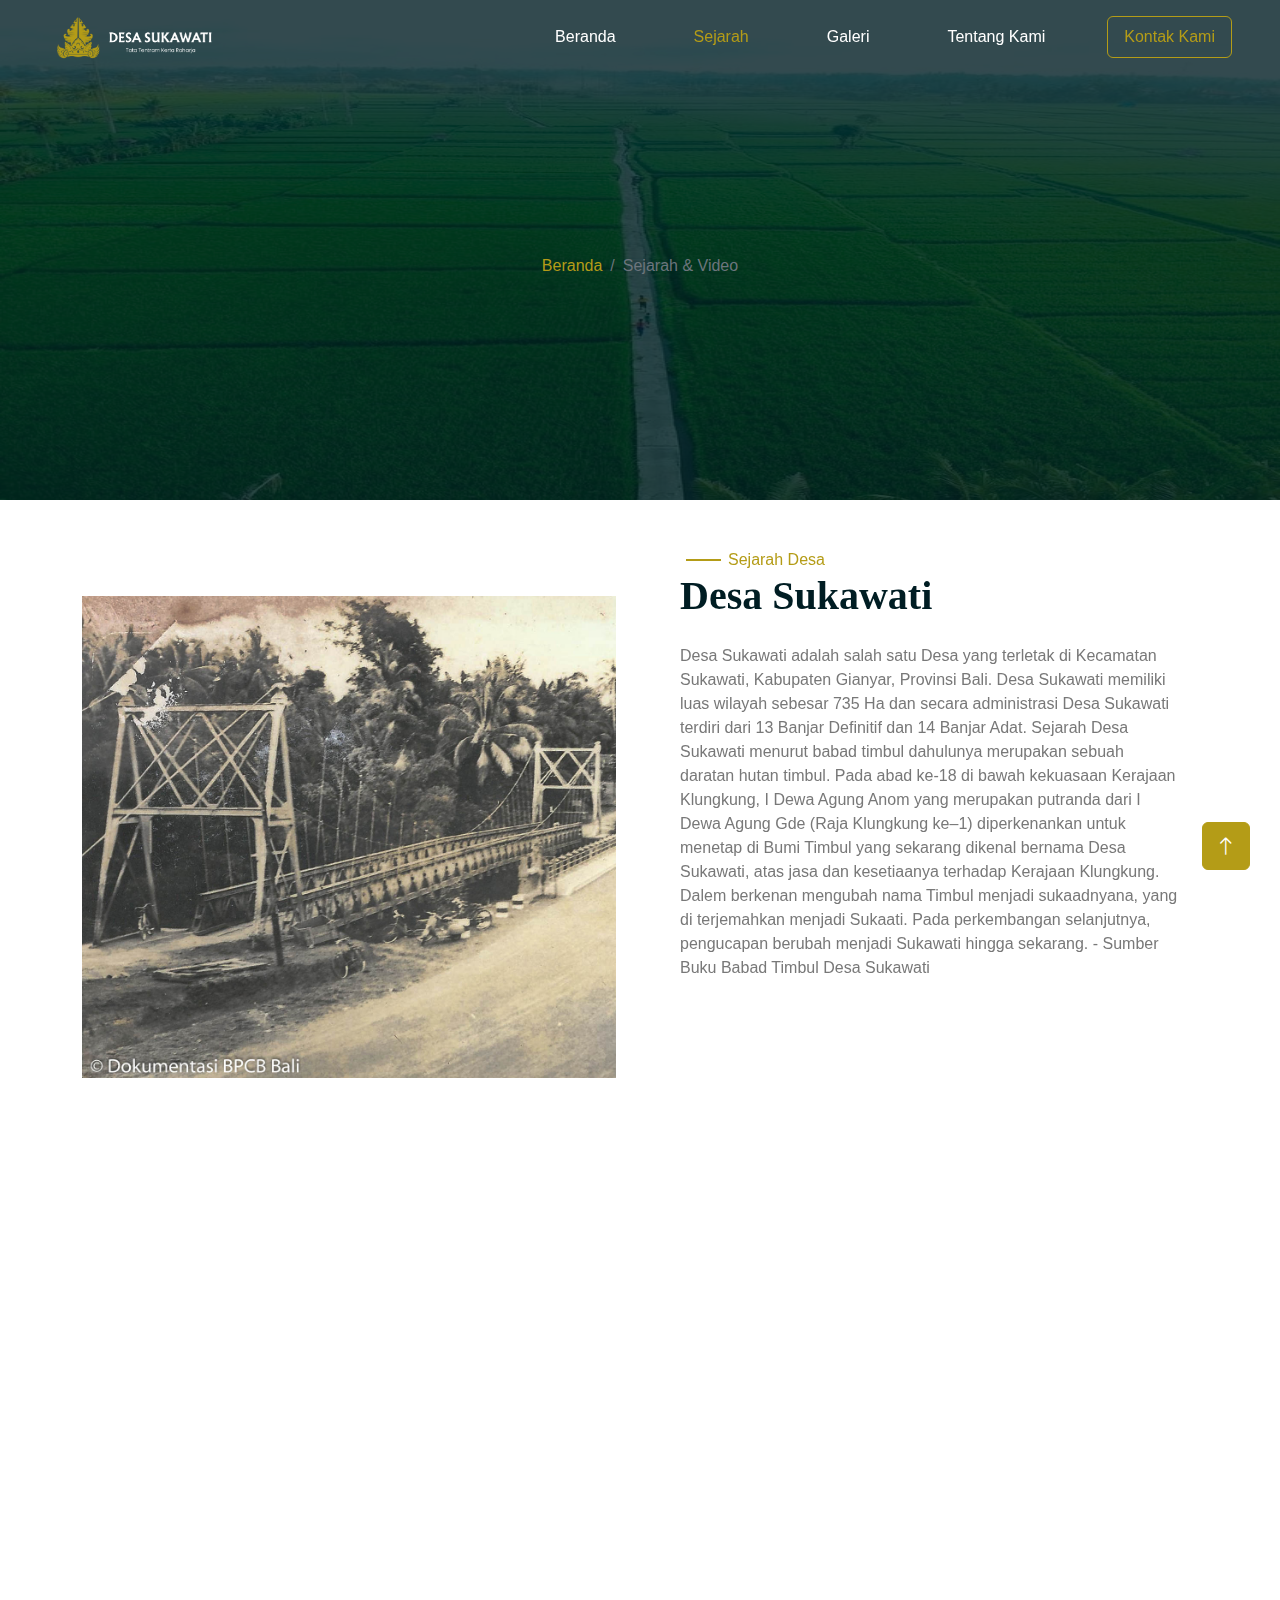
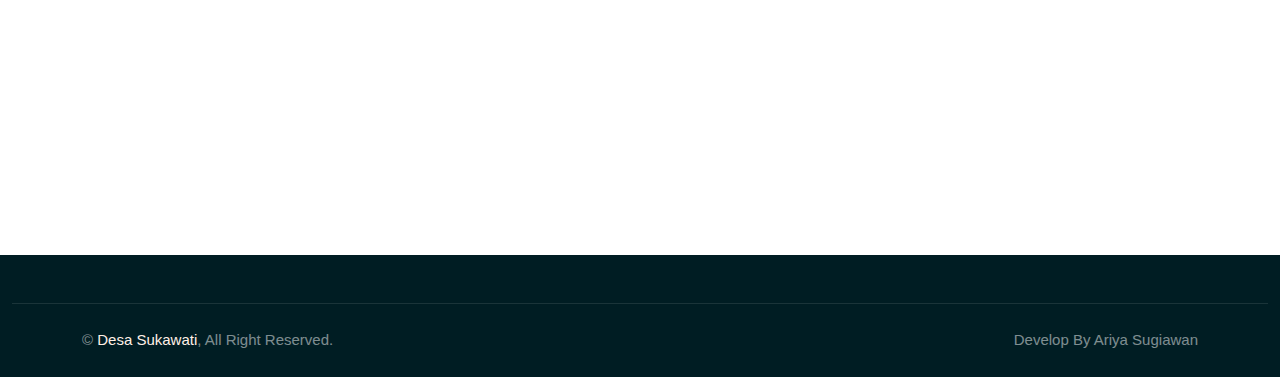
<file: sejarah.html>
<!DOCTYPE html>
<html lang="en">

<head>
    <meta charset="utf-8">
    <title>Desa Sukawati</title>
    <link rel="icon" href="img/logo-fix.png" type="image/png">
    <meta content="width=device-width, initial-scale=1.0" name="viewport">

    <link rel="preconnect" href="https://fonts.googleapis.com">
    <link rel="preconnect" href="https://fonts.gstatic.com" crossorigin>
    <link href="https://fonts.googleapis.com/css2?family=Inter:wght@400;500;600&family=Saira:wght@500;600;700&display=swap" rel="stylesheet"> 

    <link href="css/bootstrap.min.css" rel="stylesheet">
    <link href="css/style.css" rel="stylesheet">

    <link href="https://cdnjs.cloudflare.com/ajax/libs/font-awesome/5.10.0/css/all.min.css" rel="stylesheet">
    <link href="https://cdn.jsdelivr.net/npm/bootstrap-icons@1.4.1/font/bootstrap-icons.css" rel="stylesheet">

    <link href="https://unpkg.com/aos@2.3.1/dist/aos.css" rel="stylesheet">

</head>

<body>
    <div id="spinner" class="show bg-white position-fixed translate-middle w-100 vh-100 top-50 start-50 d-flex align-items-center justify-content-center">
        <div class="spinner-grow text-primary" role="status"></div>
    </div>

    <!-- navbar -->
    <div class="container-fluid fixed-top px-0 wow fadeIn" data-wow-delay="0.1s">
        <nav class="navbar navbar-expand-lg navbar-dark py-lg-0 px-lg-5 wow fadeIn" data-wow-delay="0.1s">
            <a href="index.html" class="navbar-brand ms-4 ms-lg-0">
                
                <div class="d-flex align-items-center">
                    <img src="img/logo-nav.png" alt="" srcset="" style="height: 45px; width: auto;" class="image-fluid">
                    <!-- <h1 class="text-primary m-0">Desa<span class="text-white"> Sukawati</span></h1> -->
                </div>
            </a>
            <button type="button" class="navbar-toggler me-4" data-bs-toggle="collapse" data-bs-target="#navbarCollapse">
                <span class="navbar-toggler-icon"></span>
            </button>
            <div class="collapse navbar-collapse" id="navbarCollapse">
                <div class="navbar-nav ms-auto p-4 p-lg-0">
                    <a href="index.html" class="nav-item nav-link px-lg-4">Beranda</a>
                    <a href="sejarah.html" class="nav-item nav-link active px-lg-4">Sejarah</a>
                    <a href="galeri.html" class="nav-item nav-link px-lg-4">Galeri</a>
                    <a href="tentangkami.html" class="nav-item nav-link px-lg-4">Tentang Kami</a>
                </div>
                <div class="d-none d-lg-flex ms-2">
                    <a class="btn btn-outline-primary py-2 px-3" href="index.html#kontakKami">
                        Kontak Kami
                    </a>
                </div>
            </div>
        </nav>
    </div>
    <!-- navbar -->

    <div class="container-fluid p-0 mb-5">
        <div id="header-carousel" class="carousel slide" data-bs-ride="carousel">
            <div class="carousel-inner">
                <div class="carousel-item active">
                    <img class="w-100" src="img/cover-1.png" alt="Image" style="height: 500px;">
                    <div class="carousel-caption d-flex align-items-center">
                        <div class="container">
                            <div class="row justify-content-center">
                                <div class="col-lg-7 pt-5">
                                    <nav aria-label="breadcrumb text-center">
                                        <ol class="breadcrumb justify-content-center">
                                            <li class="breadcrumb-item"><a href="index.html" class="text-primary">Beranda</a></li>
                                            <li class="breadcrumb-item active" aria-current="page">Sejarah & Video</li>
                                        </ol>
                                    </nav>
                                </div>
                            </div>
                        </div>
                    </div>
                </div>
            </div>
        </div>
    </div>
   
    <!-- sejarah desa -->

    <div class="container-xxl">
        <div class="container">
            <div class="row g-5">
                <div class="col-lg-6">
                    <div class="position-relative overflow-hidden h-100" style="min-height: 400px;">
                        <img class="position-absolute w-80 h-100 pt-5 pe-5" src="img/s-1.jpg" alt="" style="object-fit: cover;" data-aos="fade-up">
                    </div>
                </div>
                <div class="col-lg-6">
                    <div class="">
                        <div class="section-title d-inline-block text-primary px-3 ms-5" data-aos="fade-up">Sejarah Desa</div>
                        <h1 class="display-6 ms-3" data-aos="fade-up">Desa Sukawati</h1>
                        <div class="p-3 mb-4">
                            <p data-aos="fade-up">Desa Sukawati adalah salah satu Desa yang terletak di Kecamatan Sukawati, Kabupaten Gianyar, Provinsi Bali.  Desa Sukawati memiliki luas wilayah sebesar 735 Ha dan secara administrasi Desa Sukawati terdiri dari 13 Banjar Definitif dan 14 Banjar Adat. Sejarah Desa Sukawati menurut babad timbul dahulunya merupakan sebuah daratan hutan timbul. Pada abad ke-18 di bawah kekuasaan Kerajaan Klungkung, I Dewa Agung Anom yang merupakan putranda dari I Dewa Agung Gde (Raja Klungkung ke–1) diperkenankan untuk menetap di Bumi Timbul yang sekarang dikenal bernama Desa Sukawati, atas jasa dan kesetiaanya terhadap Kerajaan Klungkung. Dalem berkenan mengubah nama Timbul menjadi sukaadnyana, yang di terjemahkan menjadi Sukaati. Pada perkembangan selanjutnya, pengucapan berubah menjadi Sukawati hingga sekarang. - Sumber Buku Babad Timbul Desa Sukawati </p>
                            <a class="btn btn-outline-primary py-2 px-3 rounded-0" href="https://online.fliphtml5.com/pthnb/uizs/" data-aos="fade-up" target="_blank">
                                Brandbook Desa Sukawati
                            </a>
                        </div>
                        
                    </div>
                </div>
            </div>
        </div>
    </div>

    <!-- sejarah desa -->

    <!-- vidio desa -->
    <div class="container-xxl my-5">
        <div class="container">
            <div class="row">
                <div class="col-lg-12">
                    <div class="h-100">
                        <div class="section-title-2 d-inline-block text-primary px-3 ms-5 f3-1" data-aos="fade-up">
                            <h1>Video Profile Desa Sukawati</h1>
                        </div>
                        <div class="p-3 mb-4">
                            <p data-aos="fade-up">Budaya dan tradisi yang diwariskan secara turun-temurun dari generasi ke generasi menjadi bagian integral dari kehidupan sehari-hari di Desa Sukawati. Melalui festival-festival dan upacara adat yang digelar, masyarakat desa mempertahankan dan memperkaya nilai-nilai budaya mereka. Selain menjadi saksi perkembangan seni dan budaya Bali, Desa Sukawati juga mengundang wisatawan untuk merasakan kehangatan dan keindahan kehidupan desa yang masih kental dengan nuansa tradisional.</p>
                            <iframe width="100%" height="450" src="https://www.youtube.com/embed/2O2yq6MqJoc?si=4DbrSwyTL2v4dkRg" title="YouTube video player" frameborder="0" allow="accelerometer; autoplay; clipboard-write; encrypted-media; gyroscope; picture-in-picture; web-share" referrerpolicy="strict-origin-when-cross-origin" allowfullscreen></iframe>
                        </div>
                        
                    </div>
                </div>
            </div>
        </div>
    </div>
    <!-- vidio desa -->

    <div class="container-fluid bg-dark text-white-50 footer mt-5 pt-5 wow fadeIn" data-wow-delay="0.1s">
        <div class="container-fluid copyright">
            <div class="container">
                <div class="row">
                    <div class="col-md-6 text-center text-md-start mb-3 mb-md-0">
                        &copy; <a href="#">Desa Sukawati</a>, All Right Reserved.
                    </div>
                    <div class="col-md-6 text-center text-md-end">
                        Develop By Ariya Sugiawan
                    </div>
                </div>
            </div>
        </div>
    </div>

    <a href="#" class="btn btn-lg btn-primary btn-lg-square back-to-top"><i class="bi bi-arrow-up"></i></a>
    <script src="https://code.jquery.com/jquery-3.4.1.min.js"></script>
    <script src="https://cdn.jsdelivr.net/npm/bootstrap@5.0.0/dist/js/bootstrap.bundle.min.js"></script>

    <script src="js/main.js"></script>
    <script src="https://unpkg.com/aos@2.3.1/dist/aos.js"></script>


    <script>
        window.addEventListener('scroll', function() {
            var navbar = document.querySelector('.navbar');
            if (window.scrollY > 50) { 
                navbar.classList.add('navbar-scrolled');
            } else {
                navbar.classList.remove('navbar-scrolled');
            }
        });

        window.addEventListener('load', function() {
            var navbar = document.querySelector('.navbar');
            if (window.scrollY > 50) { 
                navbar.classList.add('navbar-scrolled');
            } else {
                navbar.classList.remove('navbar-scrolled');
            }
        });

        AOS.init();
    </script>
</body>

</html>
</file>
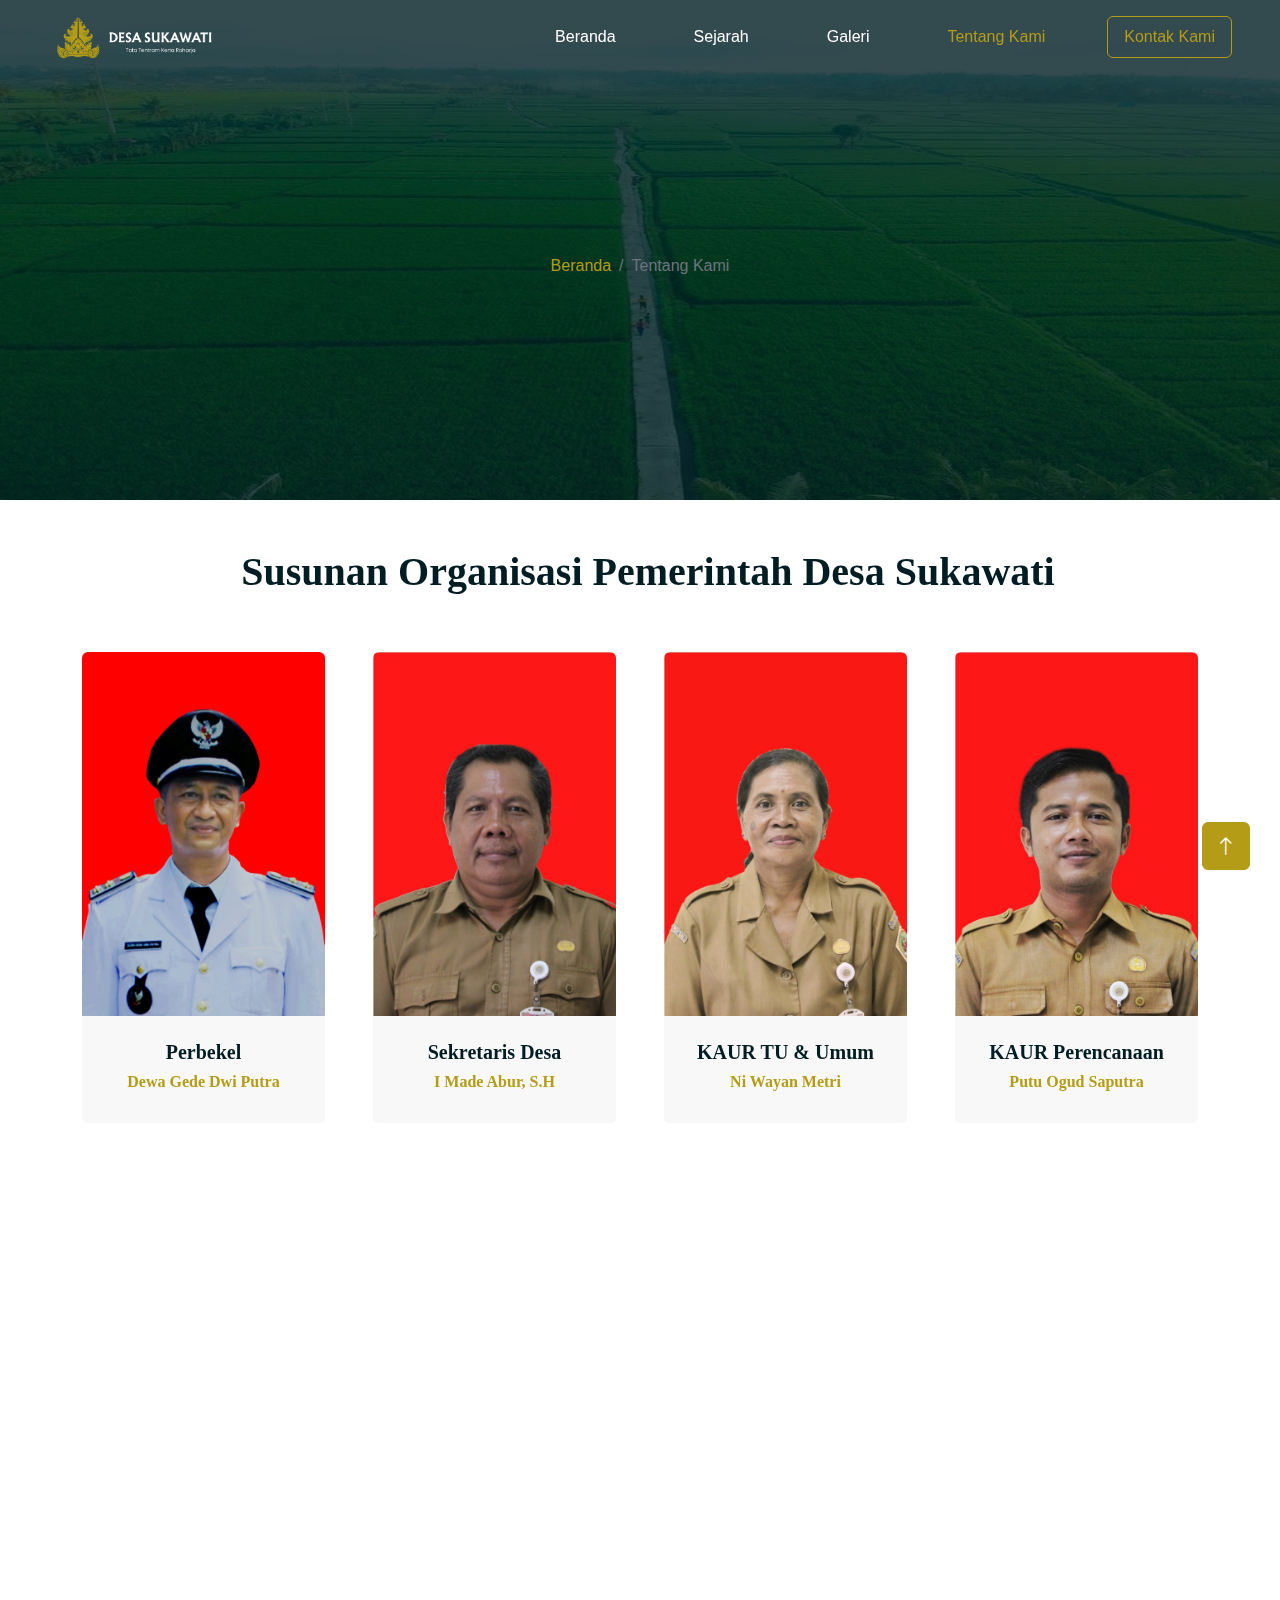
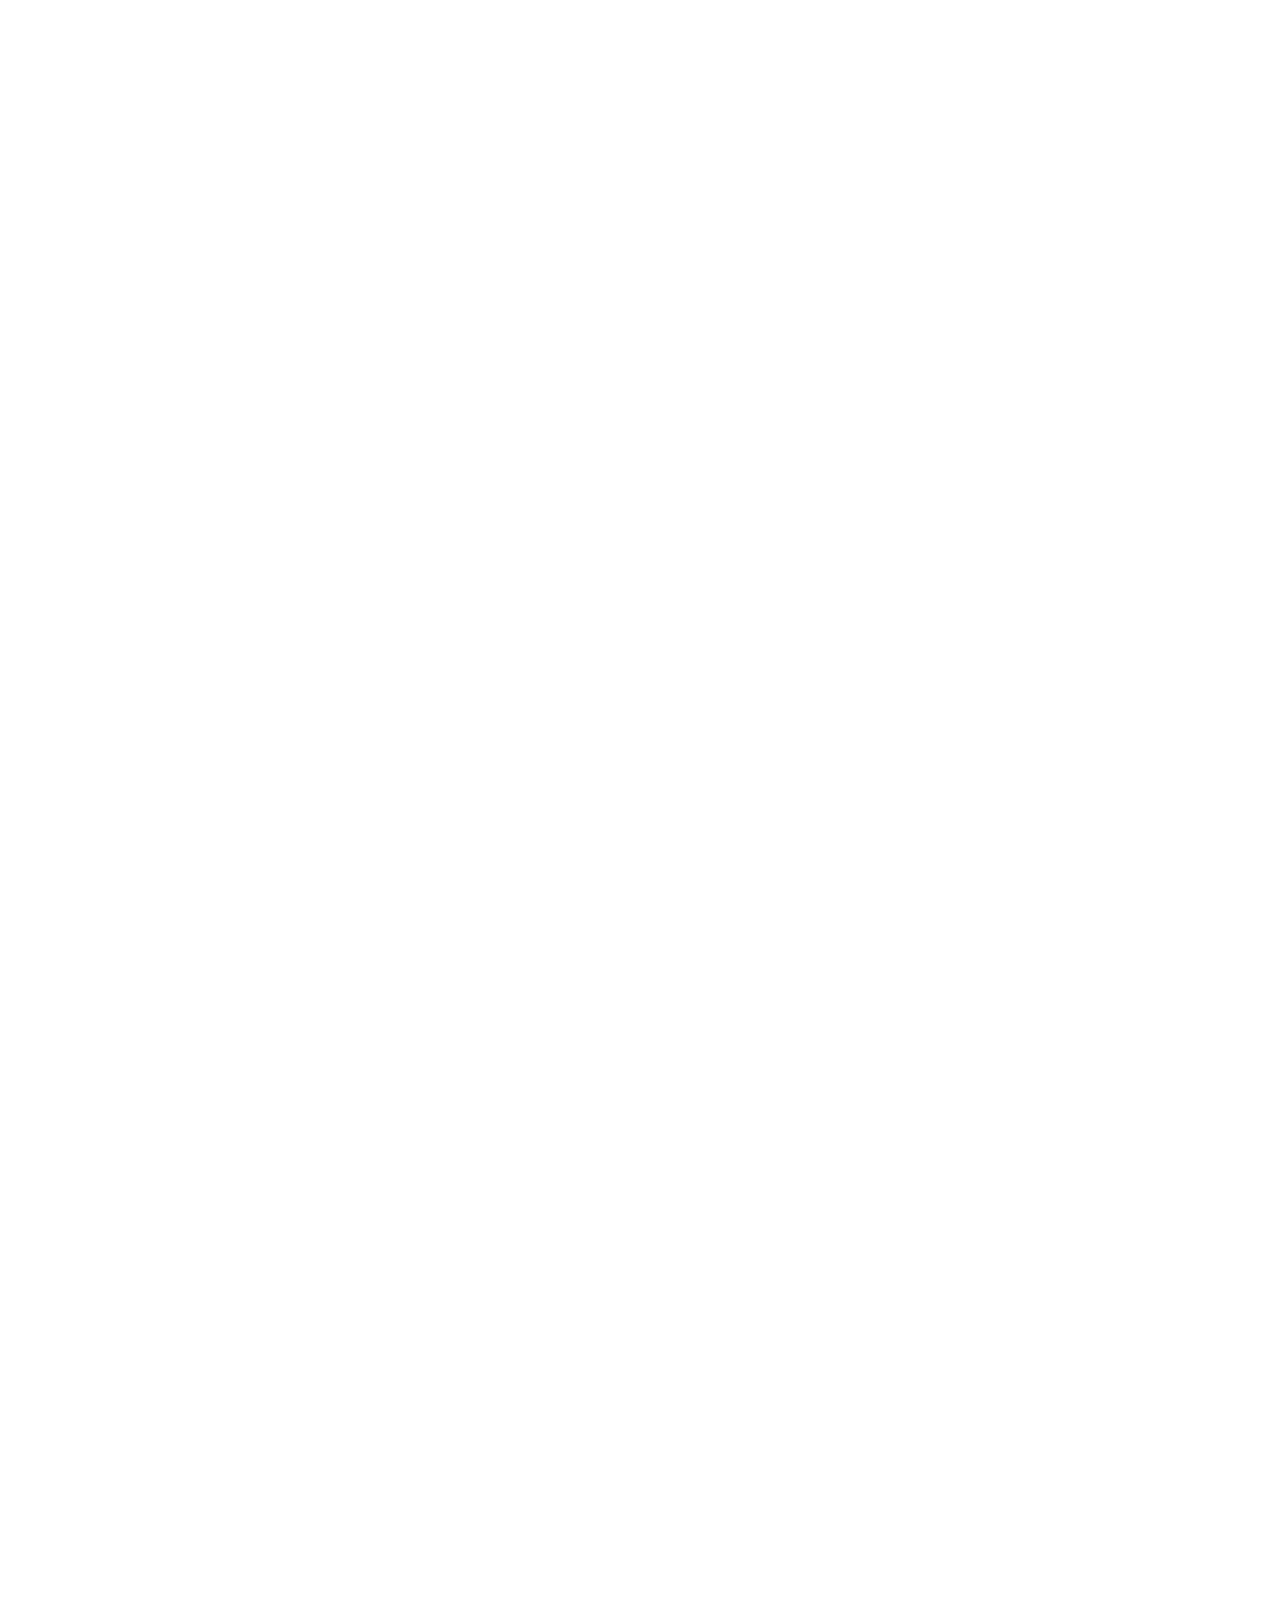
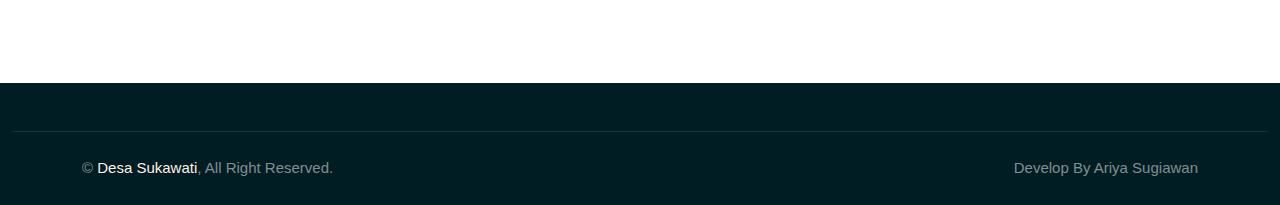
<file: tentangkami.html>
<!DOCTYPE html>
<html lang="en">

    <head>
        <meta charset="utf-8">
        <title>Desa Sukawati</title>
        <link rel="icon" href="img/logo-fix.png" type="image/png">
        <meta content="width=device-width, initial-scale=1.0" name="viewport">

        <link rel="preconnect" href="https://fonts.googleapis.com">
        <link rel="preconnect" href="https://fonts.gstatic.com" crossorigin>
        <link
            href="https://fonts.googleapis.com/css2?family=Inter:wght@400;500;600&family=Saira:wght@500;600;700&display=swap"
            rel="stylesheet">

        <link href="css/bootstrap.min.css" rel="stylesheet">
        <link href="css/style.css" rel="stylesheet">

        <link
            href="https://cdnjs.cloudflare.com/ajax/libs/font-awesome/5.10.0/css/all.min.css"
            rel="stylesheet">
        <link
            href="https://cdn.jsdelivr.net/npm/bootstrap-icons@1.4.1/font/bootstrap-icons.css"
            rel="stylesheet">

        <link href="https://unpkg.com/aos@2.3.1/dist/aos.css" rel="stylesheet">

    </head>

    <body>
        <div id="spinner"
            class="show bg-white position-fixed translate-middle w-100 vh-100 top-50 start-50 d-flex align-items-center justify-content-center">
            <div class="spinner-grow text-primary" role="status"></div>
        </div>

        <!-- navbar -->
        <div class="container-fluid fixed-top px-0 wow fadeIn"
            data-wow-delay="0.1s">
            <nav
                class="navbar navbar-expand-lg navbar-dark py-lg-0 px-lg-5 wow fadeIn"
                data-wow-delay="0.1s">
                <a href="index.html" class="navbar-brand ms-4 ms-lg-0">

                    <div class="d-flex align-items-center">
                        <img src="img/logo-nav.png" alt srcset
                            style="height: 45px; width: auto;"
                            class="image-fluid">
                        <!-- <h1 class="text-primary m-0">Desa<span class="text-white"> Sukawati</span></h1> -->
                    </div>
                </a>
                <button type="button" class="navbar-toggler me-4"
                    data-bs-toggle="collapse"
                    data-bs-target="#navbarCollapse">
                    <span class="navbar-toggler-icon"></span>
                </button>
                <div class="collapse navbar-collapse" id="navbarCollapse">
                    <div class="navbar-nav ms-auto p-4 p-lg-0">
                        <a href="index.html"
                            class="nav-item nav-link  px-lg-4">Beranda</a>
                        <a href="sejarah.html"
                            class="nav-item nav-link px-lg-4">Sejarah</a>
                        <a href="galeri.html"
                            class="nav-item nav-link px-lg-4">Galeri</a>
                        <a href="tentangkami.html"
                            class="nav-item nav-link active px-lg-4">Tentang
                            Kami</a>
                    </div>
                    <div class="d-none d-lg-flex ms-2">
                        <a class="btn btn-outline-primary py-2 px-3"
                            href="index.html#kontakKami">
                            Kontak Kami
                        </a>
                    </div>
                </div>
            </nav>
        </div>
        <!-- navbar -->

        <div class="container-fluid p-0 mb-5">
            <div id="header-carousel" class="carousel slide"
                data-bs-ride="carousel">
                <div class="carousel-inner">
                    <div class="carousel-item active">
                        <img class="w-100" src="img/cover-1.png" alt="Image"
                            style="height: 500px;">
                        <div class="carousel-caption d-flex align-items-center">
                            <div class="container">
                                <div class="row justify-content-center">
                                    <div class="col-lg-7 pt-5">

                                        <nav
                                            aria-label="breadcrumb text-center">
                                            <ol
                                                class="breadcrumb justify-content-center">
                                                <li class="breadcrumb-item"><a
                                                        href="index.html" class="text-primary">Beranda</a></li>
                                                <li
                                                    class="breadcrumb-item active"
                                                    aria-current="page">Tentang
                                                    Kami</li>
                                            </ol>
                                        </nav>
                                    </div>
                                </div>
                            </div>
                        </div>
                    </div>
                </div>
            </div>
        </div>

        <!-- tentang kami -->

        <!-- tentang kami -->

        <!--<div class="container-xxl">
            <div class="container">
                <div class="row g-5">
                    <div class="col-lg-6">
                        <div class>
                            <div
                                class="section-title d-inline-block text-primary px-3 ms-5"
                                data-aos="fade-up">Desa
                                Sukawati</div>
                            <h1 class="display-6 ms-3"
                                data-aos="fade-up">Visi</h1>
                            <div class="p-3 mb-4">
                                <p>BERSAMA MEMBANGUN DESA SUKAWATI YANG BEBAS (
                                    BERSIH, BERBUDAYA AMAN DAN SEJAHTERA )
                                    BERLANDASKAN TRI HITA KARANA MENUJU
                                    JAGATDITHA</p>
                            </div>
                        </div>
                    </div>
                    <div class="col-lg-6">
                        <div class>
                            <div
                                class="section-title d-inline-block text-primary px-3 ms-5"
                                data-aos="fade-up">Desa Sukawati
                            </div>
                            <h1 class="display-6 ms-3"
                                data-aos="fade-up">Misi</h1>
                            <div class="p-3 mb-4">
                                <ol>
                                    <li>SANGAT PENTING SUATU KEBERSAMAAN SEMUA
                                        ELEMEN MASYARAKAT ADAT ATAU DINAS
                                        BERSINERGI/
                                        BERSATU PADU DALAM GERAK MEMBANGUN DARI
                                        PROSES PERENCANAAN, PELAKSANAAN DAN
                                        PERTANGGUNG
                                        JAWABAN SERTA EVALUASI MENJADI TANGGUNG
                                        JAWAB KITA BERSAMA.</li>
                                    <li>MEMBANGUN PEMERINTAHAN DESA YANG BERSIH,
                                        PROFESIONAL YANG BERORIENTASI PADA
                                        PELAYANAN
                                        PUBLIK ATAU MASYARAKAT.</li>
                                    <li>SUKAWATI YANG BERSIH DAN HIJAU
                                        BERDASARKAN PENERAPAN TATA RUANG SERTA
                                        BERWAWASAN
                                        LINGKUNGAN.</li>
                                    <li>MENUMBUH KEMBANGKAN BUDAYA MASYARAKAT
                                        BERBASIS NILAI KEARIFAN LOKAL DAN
                                        MENINGKATKAN
                                        PERAN DESA ADAT/ BANJAR, SUBAK, SEKAA
                                        TERUNA/ KARANG TARUNA DALAM MENJAGA ADAT
                                        BUDAYA
                                        DAN AGAMA.</li>
                                    <li>MEMBERIKAN RASA AMAN KEPADA MASYARAKAT
                                        DENGAN BERSAMA- SAMA/ BERSINERGI DENGAN
                                        MASYARAKAT, PECALANG, LINMAS, APARAT
                                        KEPOLISIAN/ TNI UNTUK MENJAGA KEAMANAN
                                        DAN
                                        KENYAMANAN DILINGKUNGAN/ BANJAR
                                        MASING-MASING.</li>
                                    <li>MENINGKATKAN KESEJAHTERAAN MASYARAKAT
                                        MELALUI KUALITAS SDM YANG PROFESIONAL
                                        DAN BERJIWA
                                        KEWIRAUSAHAAN
                                        <ul>- MENGIMPLEMENTASIKAN WAJIB BELAJAR
                                            12 TAHUN</ul>
                                        <ul>- BEA SISWA ANAK MISKIN</ul>
                                        <ul>- MENINGKATKAN KUALITAS PENDIDIKAN
                                            SERTA TENAGA PENDIDIK</ul>
                                        <ul>- MEMBERIKAN BEDAH RUMAH KEPADA KK
                                            MISKIN</ul>
                                        <ul>- MEMBERIKAN BANTUAN DAN PELATIHAN /
                                            LIVE SKILL KEPADA KELOMPOK-KELOMPOK
                                            DAN USAHA KECIL DAN MENENGAH.</ul>
                                    </li>
                                    <li>DENGAN SALING MENJAGA HUBUNGAN DALAM
                                        USAHA MEWUJUDKAN TRI HITA KARANA MENUJU
                                        KESEIMBANGAN
                                        DAN KESELARASAN SEHINGGA ADA HARMONISASI
                                        DALAM KEHIDUPAN UNTUK MENUJU
                                        JAGATDITA.</li>
                                </ol>
                            </div>
                        </div>
                    </div>
                </div>
            </div>
        </div>-->

        <div class="container-xxl mt-5">
            <div class="container">
                <div class="row g-5">
                    <div
                        class="col-lg-12 align-items-center justify-content-center">
                        <div class="justify-content-center">
                            <!-- <div class="section-title-4 text-primary px-3 ms-5 text-center" data-aos="fade-up">Tentang Kami</div> -->
                            <h1 class="display-6 ms-3 text-center"
                                data-aos="fade-up">Susunan Organisasi
                                Pemerintah Desa Sukawati</h1>
                        </div>
                    </div>

                    <div class="col-lg-3 col-md-6" data-aos="fade-up">
                        <div
                            class="team-item position-relative rounded overflow-hidden">
                            <div class="overflow-hidden">
                                <img class="img-fluid"
                                    src="organisasi/KEPALA DESA.jpg"
                                    alt>
                            </div>
                            <div class="team-text bg-light text-center p-4">
                                <h5>Perbekel</h5>
                                <h6 class="text-primary">Dewa Gede Dwi
                                    Putra</h6>
                            </div>
                        </div>
                    </div>

                    <div class="col-lg-3 col-md-6" data-aos="fade-up">
                        <div
                            class="team-item position-relative rounded overflow-hidden">
                            <div class="overflow-hidden">
                                <img class="img-fluid"
                                    src="organisasi/SEKRETARIS DESA.jpg"
                                    alt>
                            </div>
                            <div class="team-text bg-light text-center p-4">
                                <h5>Sekretaris Desa</h5>
                                <h6 class="text-primary">I Made Abur, S.H</h6>
                            </div>
                        </div>
                    </div>

                    <div class="col-lg-3 col-md-6" data-aos="fade-up">
                        <div
                            class="team-item position-relative rounded overflow-hidden">
                            <div class="overflow-hidden">
                                <img class="img-fluid"
                                    src="organisasi/KEP URUSAN UMUM.jpg"
                                    alt>
                            </div>
                            <div class="team-text bg-light text-center p-4">
                                <h5>KAUR TU & Umum</h5>
                                <h6 class="text-primary">Ni Wayan Metri</h6>
                            </div>
                        </div>
                    </div>

                    <div class="col-lg-3 col-md-6" data-aos="fade-up">
                        <div
                            class="team-item position-relative rounded overflow-hidden">
                            <div class="overflow-hidden">
                                <img class="img-fluid"
                                    src="organisasi/KEP URUSAN PERENCANAAN.jpg"
                                    alt>
                            </div>
                            <div class="team-text bg-light text-center p-4">
                                <h5>KAUR Perencanaan</h5>
                                <h6 class="text-primary">Putu Ogud Saputra</h6>
                            </div>
                        </div>
                    </div>

                    <div class="col-lg-3 col-md-6" data-aos="fade-up">
                        <div
                            class="team-item position-relative rounded overflow-hidden">
                            <div class="overflow-hidden">
                                <img class="img-fluid"
                                    src="organisasi/KEP URUSAN KEUANGAN.jpg"
                                    alt>
                            </div>
                            <div class="team-text bg-light text-center p-4">
                                <h5>KAUR Keuangan</h5>
                                <h6 class="text-primary">Ni Made Setiawati</h6>
                            </div>
                        </div>
                    </div>

                    <div class="col-lg-3 col-md-6" data-aos="fade-up">
                        <div
                            class="team-item position-relative rounded overflow-hidden">
                            <div class="overflow-hidden">
                                <img class="img-fluid"
                                    src="organisasi/KEP SEKSI PEMERINTAHAN 1.png"
                                    alt>
                            </div>
                            <div class="team-text bg-light text-center p-4">
                                <h5>KASI Pemerintahan</h5>
                                <h6 class="text-primary">Drs. Nyoman Sinarsa</h6>
                            </div>
                        </div>
                    </div>

                    <div class="col-lg-3 col-md-6" data-aos="fade-up">
                        <div
                            class="team-item position-relative rounded overflow-hidden">
                            <div class="overflow-hidden">
                                <img class="img-fluid"
                                    src="organisasi/KEP SEKSI KESEJAHTERAAN.jpg"
                                    alt>
                            </div>
                            <div class="team-text bg-light text-center p-4">
                                <h5>KASI Kesejahteraan</h5>
                                <h6 class="text-primary">Ni Made Ika Ratnadewi</h6>
                            </div>
                        </div>
                    </div>

                    <div class="col-lg-3 col-md-6" data-aos="fade-up">
                        <div
                            class="team-item position-relative rounded overflow-hidden">
                            <div class="overflow-hidden">
                                <img class="img-fluid"
                                    src="organisasi/KEP SEKSI PELEYANAN.jpg"
                                    alt>
                            </div>
                            <div class="team-text bg-light text-center p-4">
                                <h5>KASI Pelayanan</h5>
                                <h6 class="text-primary">Ni Made Sri Widiastuti</h6>
                            </div>
                        </div>
                    </div>

                    <div class="col-lg-3 col-md-6" data-aos="fade-up">
                        <div
                            class="team-item position-relative rounded overflow-hidden">
                            <div class="overflow-hidden">
                                <img class="img-fluid"
                                    src="organisasi/KELIHAN GLUMPANG.jpg"
                                    alt>
                            </div>
                            <div class="team-text bg-light text-center p-4">
                                <h5>Kelihan Gelumpang</h5>
                                <h6 class="text-primary">I Wayan Agus Arta Negara</h6>
                            </div>
                        </div>
                    </div>

                    <div class="col-lg-3 col-md-6" data-aos="fade-up">
                        <div
                            class="team-item position-relative rounded overflow-hidden">
                            <div class="overflow-hidden">
                                <img class="img-fluid"
                                    src="organisasi/KELIHAN BABAKAN.jpg"
                                    alt>
                            </div>
                            <div class="team-text bg-light text-center p-4">
                                <h5>Kelihan Telabah</h5>
                                <h6 class="text-primary">I Made Iman Budaya</h6>
                            </div>
                        </div>
                    </div>

                    <div class="col-lg-3 col-md-6" data-aos="fade-up">
                        <div
                            class="team-item position-relative rounded overflow-hidden">
                            <div class="overflow-hidden">
                                <img class="img-fluid"
                                    src="organisasi/KELIHAN PALAK.jpg"
                                    alt>
                            </div>
                            <div class="team-text bg-light text-center p-4">
                                <h5>Kelihan Palak</h5>
                                <h6 class="text-primary">I Made Sanggara</h6>
                            </div>
                        </div>
                    </div>

                    <div class="col-lg-3 col-md-6" data-aos="fade-up">
                        <div
                            class="team-item position-relative rounded overflow-hidden">
                            <div class="overflow-hidden">
                                <img class="img-fluid"
                                    src="organisasi/KELIHAN TEBUANA 1.png"
                                    alt>
                            </div>
                            <div class="team-text bg-light text-center p-4">
                                <h5>Kelihan Tebuana</h5>
                                <h6 class="text-primary">I Wayan Narayana</h6>
                            </div>
                        </div>
                    </div>

                    <div class="col-lg-3 col-md-6" data-aos="fade-up">
                        <div
                            class="team-item position-relative rounded overflow-hidden">
                            <div class="overflow-hidden">
                                <img class="img-fluid"
                                    src="organisasi/KELIHAN DLODTANGLUK.jpg"
                                    alt>
                            </div>
                            <div class="team-text bg-light text-center p-4">
                                <h5>Kelihan Dlodtangluk</h5>
                                <h6 class="text-primary">I Nyoman GD. Arimbawa</h6>
                            </div>
                        </div>
                    </div>

                    <div class="col-lg-3 col-md-6" data-aos="fade-up">
                        <div
                            class="team-item position-relative rounded overflow-hidden">
                            <div class="overflow-hidden">
                                <img class="img-fluid"
                                    src="organisasi/KELIHAN GELULUNG.jpg"
                                    alt>
                            </div>
                            <div class="team-text bg-light text-center p-4">
                                <h5>Kelihan Gelulung</h5>
                                <h6 class="text-primary">I Made Angga Arta</h6>
                            </div>
                        </div>
                    </div>

                    <div class="col-lg-3 col-md-6" data-aos="fade-up">
                        <div
                            class="team-item position-relative rounded overflow-hidden">
                            <div class="overflow-hidden">
                                <img class="img-fluid"
                                    src="organisasi/KELIHAN PEKUWUDAN.jpg"
                                    alt>
                            </div>
                            <div class="team-text bg-light text-center p-4">
                                <h5>Kelihan Pekuwudan</h5>
                                <h6 class="text-primary">I Ketit Rai Suparsa</h6>
                            </div>
                        </div>
                    </div>

                    <div class="col-lg-3 col-md-6" data-aos="fade-up">
                        <div
                            class="team-item position-relative rounded overflow-hidden">
                            <div class="overflow-hidden">
                                <img class="img-fluid"
                                    src="organisasi/KELIHAN BEDIL 1.png"
                                    alt>
                            </div>
                            <div class="team-text bg-light text-center p-4">
                                <h5>Kelihan Bedil</h5>
                                <h6 class="text-primary">I Wayan Sandi</h6>
                            </div>
                        </div>
                    </div>

                    <div class="col-lg-3 col-md-6" data-aos="fade-up">
                        <div
                            class="team-item position-relative rounded overflow-hidden">
                            <div class="overflow-hidden">
                                <img class="img-fluid"
                                    src="organisasi/KELIHAN TAMENG 1.png"
                                    alt>
                            </div>
                            <div class="team-text bg-light text-center p-4">
                                <h5>Kelihan Tameng</h5>
                                <h6 class="text-primary">I Putu Suwidiarta</h6>
                            </div>
                        </div>
                    </div>

                    <div class="col-lg-3 col-md-6" data-aos="fade-up">
                        <div
                            class="team-item position-relative rounded overflow-hidden">
                            <div class="overflow-hidden">
                                <img class="img-fluid"
                                    src="organisasi/KELIHAN DLODPANGKUNG.jpg"
                                    alt>
                            </div>
                            <div class="team-text bg-light text-center p-4">
                                <h5>Kelihan Dlodpangkung</h5>
                                <h6 class="text-primary">I Wayan Budiarman</h6>
                            </div>
                        </div>
                    </div>

                    <div class="col-lg-3 col-md-6" data-aos="fade-up">
                        <div
                            class="team-item position-relative rounded overflow-hidden">
                            <div class="overflow-hidden">
                                <img class="img-fluid"
                                    src="organisasi/KELIHAN KEBALIAN.jpg"
                                    alt>
                            </div>
                            <div class="team-text bg-light text-center p-4">
                                <h5>Kelihan Kebalian</h5>
                                <h6 class="text-primary">I Ketut Sujana</h6>
                            </div>
                        </div>
                    </div>

                    <div class="col-lg-3 col-md-6" data-aos="fade-up">
                        <div
                            class="team-item position-relative rounded overflow-hidden">
                            <div class="overflow-hidden">
                                <img class="img-fluid"
                                    src="organisasi/KELIHAN MUDITA.jpg"
                                    alt>
                            </div>
                            <div class="team-text bg-light text-center p-4">
                                <h5>Kelihan Mudita</h5>
                                <h6 class="text-primary">Ida Bagus Ketut Mas Adnyana</h6>
                            </div>
                        </div>
                    </div>

                </div>
            </div>

        </div>

        <!-- tentang kami -->

        <div
            class="container-fluid bg-dark text-white-50 footer mt-5 pt-5 wow fadeIn"
            data-wow-delay="0.1s">
            <div class="container-fluid copyright">
                <div class="container">
                    <div class="row">
                        <div
                            class="col-md-6 text-center text-md-start mb-3 mb-md-0">
                            &copy; <a href="#">Desa Sukawati</a>, All Right
                            Reserved.
                        </div>
                        <div class="col-md-6 text-center text-md-end">
                            Develop By Ariya Sugiawan
                        </div>
                    </div>
                </div>
            </div>
        </div>

        <a href="#" class="btn btn-lg btn-primary btn-lg-square back-to-top"><i
                class="bi bi-arrow-up"></i></a>
        <script src="https://code.jquery.com/jquery-3.4.1.min.js"></script>
        <script
            src="https://cdn.jsdelivr.net/npm/bootstrap@5.0.0/dist/js/bootstrap.bundle.min.js"></script>

        <script src="js/main.js"></script>
        <script src="https://unpkg.com/aos@2.3.1/dist/aos.js"></script>

        <script>
        window.addEventListener('scroll', function () {
            var navbar = document.querySelector('.navbar');
            if (window.scrollY > 50) {
                navbar.classList.add('navbar-scrolled');
            } else {
                navbar.classList.remove('navbar-scrolled');
            }
        });

        window.addEventListener('load', function () {
            var navbar = document.querySelector('.navbar');
            if (window.scrollY > 50) {
                navbar.classList.add('navbar-scrolled');
            } else {
                navbar.classList.remove('navbar-scrolled');
            }
        });

        AOS.init();
    </script>
    </body>

</html>
</file>
<file: css/style.css>
/********** Template CSS **********/
:root {
    --primary: #b49c17;
    --secondary: #FFF0E6;
    --light: #F8F8F9;
    --dark: #001D23;
}

h1{
    font-family: 'Albertus Nova';
}


.back-to-top {
    position: fixed;
    display: none;
    right: 30px;
    bottom: 30px;
    z-index: 99;
}

#spinner {
    opacity: 0;
    visibility: hidden;
    transition: opacity .5s ease-out, visibility 0s linear .5s;
    z-index: 99999;
}

#spinner.show {
    transition: opacity .5s ease-out, visibility 0s linear 0s;
    visibility: visible;
    opacity: 1;
}

.btn {
    font-weight: 500;
    transition: .5s;
}

.btn.btn-primary,
.btn.btn-outline-primary:hover {
    color: #FFFFFF;
}

.btn.btn-primary:hover {
    color: var(--primary);
    background: transparent;
}

.btn-square {
    width: 38px;
    height: 38px;
}

.btn-sm-square {
    width: 32px;
    height: 32px;
}

.btn-lg-square {
    width: 48px;
    height: 48px;
}

.btn-square,
.btn-sm-square,
.btn-lg-square {
    padding: 0;
    display: flex;
    align-items: center;
    justify-content: center;
    font-weight: normal;
}

.fixed-top {
    transition: .5s;
}

.top-bar {
    height: 45px;
    border-bottom: 1px solid rgba(255, 255, 255, .07);
}

.navbar .navbar-nav .nav-link {
    margin-right: 30px;
    padding: 25px 0;
    color: #FFFFFF;
    font-weight: 500;
    outline: none;
}

.navbar .navbar-nav .nav-link:hover,
.navbar .navbar-nav .nav-link.active {
    color: var(--primary);
}

@media (max-width: 991.98px) {
    .navbar .navbar-nav {
        margin-top: 10px;
        border-top: 1px solid rgba(0, 0, 0, .07);
        background: var(--dark);
    }

    .navbar .navbar-nav .nav-link {
        padding: 10px 0;
    }
}

@media (min-width: 992px) {
    .navbar .nav-item .dropdown-menu {
        display: block;
        visibility: hidden;
        top: 100%;
        transform: rotateX(-75deg);
        transform-origin: 0% 0%;
        transition: .5s;
        opacity: 0;
    }

    .navbar .nav-item:hover .dropdown-menu {
        transform: rotateX(0deg);
        visibility: visible;
        transition: .5s;
        opacity: 1;
    }
}

.navbar {
    transition: background-color 0.3s ease;
}

.navbar-scrolled {
    background-color: var(--dark) !important;
}


.carousel-caption {
    top: 0;
    left: 0;
    right: 0;
    bottom: 0;
    display: flex;
    align-items: center;
    justify-content: center;
    text-align: center;
    background: rgba(0, 29, 35, .8);
    z-index: 1;
}

.carousel-control-prev,
.carousel-control-next {
    width: 15%;
}

.carousel-control-prev-icon,
.carousel-control-next-icon {
    width: 3rem;
    height: 3rem;
    background-color: var(--dark);
    border: 12px solid var(--dark);
    border-radius: 3rem;
}

@media (max-width: 768px) {
    #header-carousel .carousel-item {
        position: relative;
        min-height: 450px;
    }
    
    #header-carousel .carousel-item img {
        position: absolute;
        width: 100%;
        height: 100%;
        object-fit: cover;
    }
}

.causes-item .causes-overlay {
    position: absolute;
    width: 100%;
    height: 0;
    top: 0;
    left: 0;
    display: flex;
    align-items: center;
    justify-content: center;
    background: rgba(0, 0, 0, .5);
    overflow: hidden;
    opacity: 0;
    transition: .5s;
}

.causes-item{
    overflow: hidden;
}

.causes-item:hover .causes-overlay {
    height: 100%;
    opacity: 1;
}

.causes-item:hover .position-relative{
    transform: scale(1.08);
    transition: .5s;
}


.causes-item .position-relative {
    transition: transform 0.5s; 
}


.section-title::after {
    position: absolute;
    content: "";
    width: 35px;
    height: 2px;
    top: 50%;
    right: -40px;
    left: -20%;
    margin-top: -1px;
    background: var(--primary);
}

.section-title-2::after {
    position: absolute;
    content: "";
    width: 35px;
    height: 2px;
    top: 48%;
    /* margin-right: 400px; */
    margin-left: -50px;
    margin-top: -1px;
    background: var(--primary);
}

.section-title-3::after {
    position: absolute;
    content: "";
    width: 35px;
    height: 2px;
    top: 50%;
    margin-left: -90px;
    margin-top: -1px;
    background: var(--primary);
}

.section-title-4::after {
    position: absolute;
    content: "";
    width: 35px;
    height: 2px;
    top: 50%;
    margin-left: -150px;
    margin-top: -1px;
    background: var(--primary);
}

.team-item {
    overflow: hidden;
    position: relative;
    transition: transform 0.5s ease, border-bottom 0.5s ease;
    border-bottom: 2px solid transparent; 
}

.team-item:hover {
    transform: translateY(-20px);
    border-bottom: 2px solid var(--primary);
}

.team-social a {
    transition: background-color 0.3s, color 0.3s;
    background-color: white;
}

.team-social a:hover {
    background-color: var(--primary);
    color: white;
}

/* .section-titles::before {
    content: "";
    width: 50px;
    position: absolute;
    margin-top: 13px;
    right: 52.5%;
    margin-right: 50px;
    border: 1px solid var(--bs-primary) !important;
} */


.gallery .gallery-item {
    position: relative;
    overflow: hidden;
    border-radius: 10px;
}

.gallery .gallery-item img {
    min-height: 300px;
    object-fit: cover;
}

.gallery .gallery-item .gallery-content {
    position: absolute;
    width: 100%;
    height: 100%;
    bottom: 0;
    left: 0;
    padding: 15px;
    background: rgba(0, 0, 0, 0.3);
    border-radius: 10px;
    display: flex;
    flex-direction: column;
    justify-content: end;
    transition: 0.5s;
}

.gallery .gallery-item .gallery-content .gallery-info {
    position: relative;
    margin-bottom: -100%;
    opacity: 0;
    transition: 0.5s;
}

.gallery .gallery-item .gallery-plus-icon {
    position: absolute;
    top: 50%;
    left: 50%;
    transform: translate(-50%, -50%);
    transition: 0.5s;
    opacity: 0;
}

.gallery .gallery-item:hover .gallery-content .gallery-info {
   opacity: 1;
   margin: 0;
}

.gallery .gallery-item img {
    transition: 0.5s;
}

.gallery .gallery-item:hover img {
    transform: scale(1.2);
}

.gallery .gallery-item:hover .gallery-content {
    background: rgba(0, 0, 0, .5);
}


.footer .btn.btn-square:hover {
    color: var(--secondary);
    border-color: var(--light);
}

.footer .copyright {
    padding: 25px 0;
    font-size: 15px;
    border-top: 1px solid rgba(256, 256, 256, .1);
}

.footer .copyright a {
    color: var(--secondary);
}

.footer .copyright a:hover {
    color: var(--primary);
}
</file>
